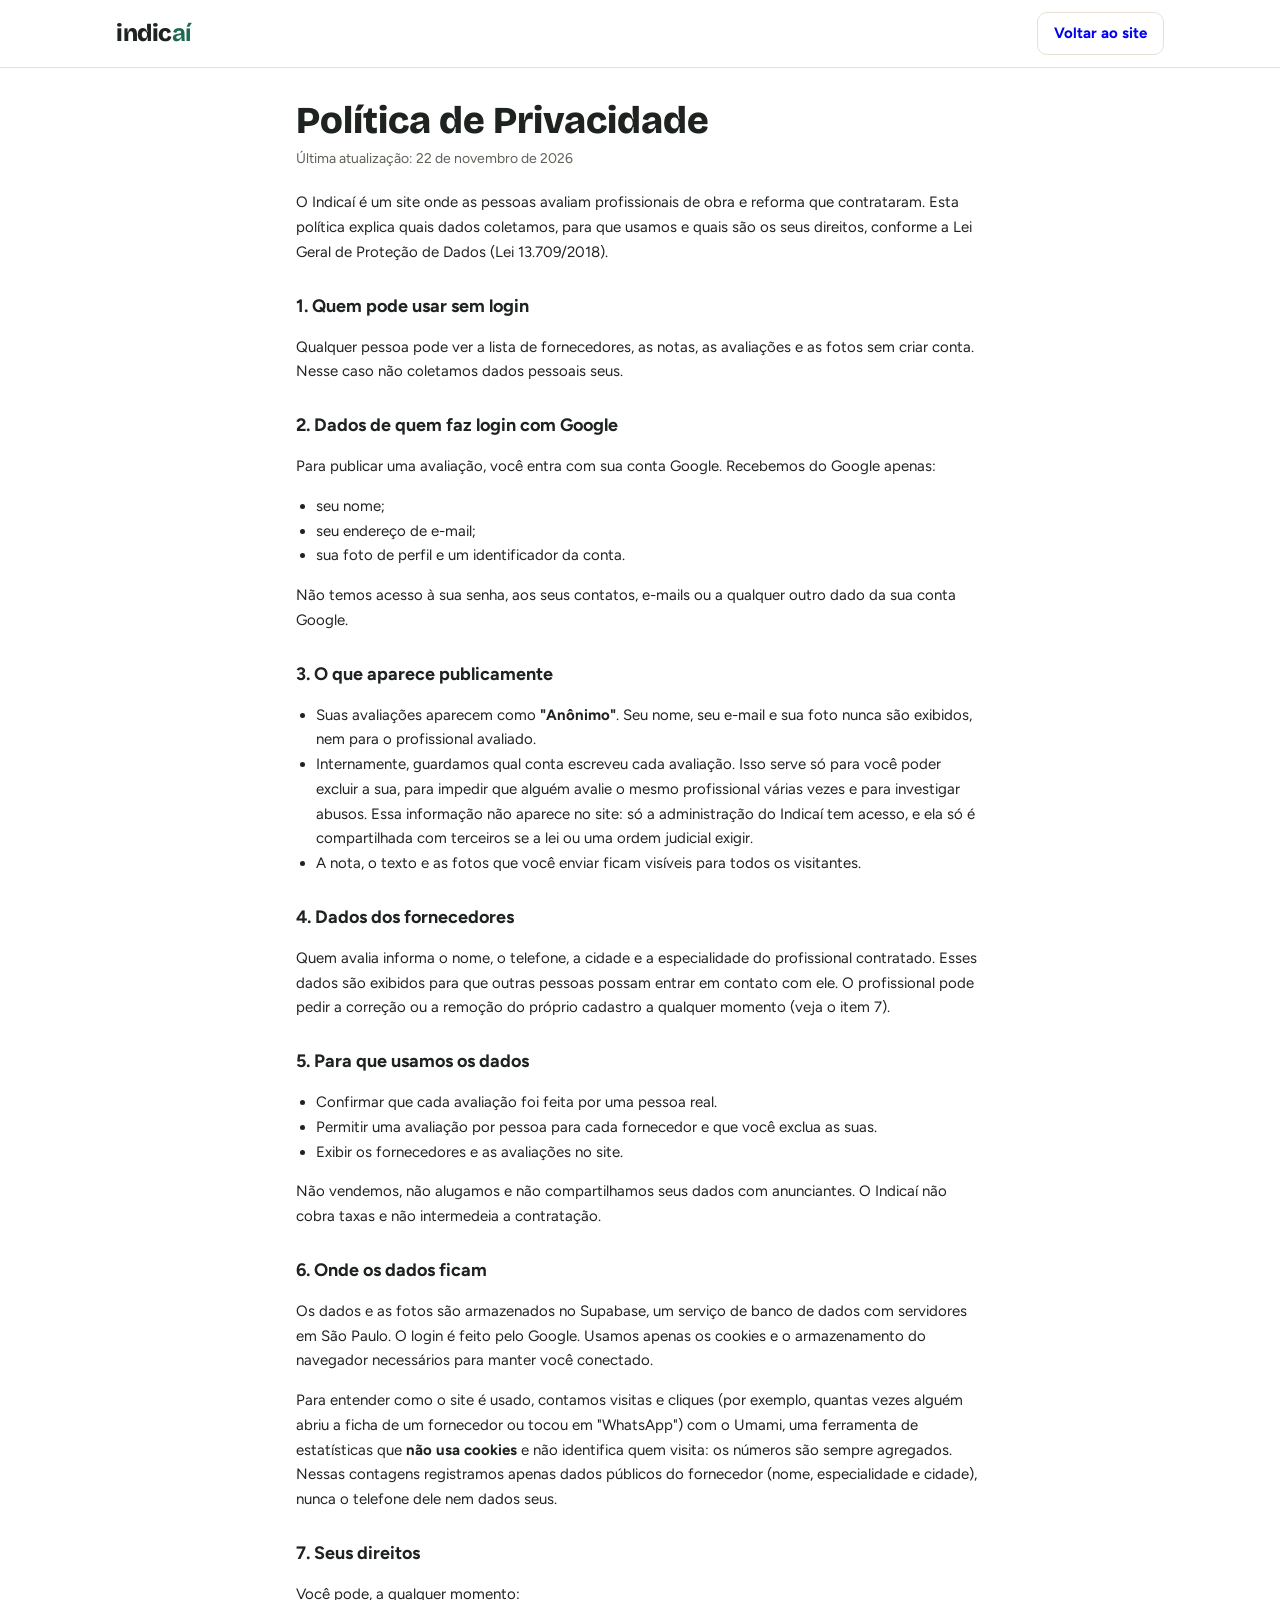
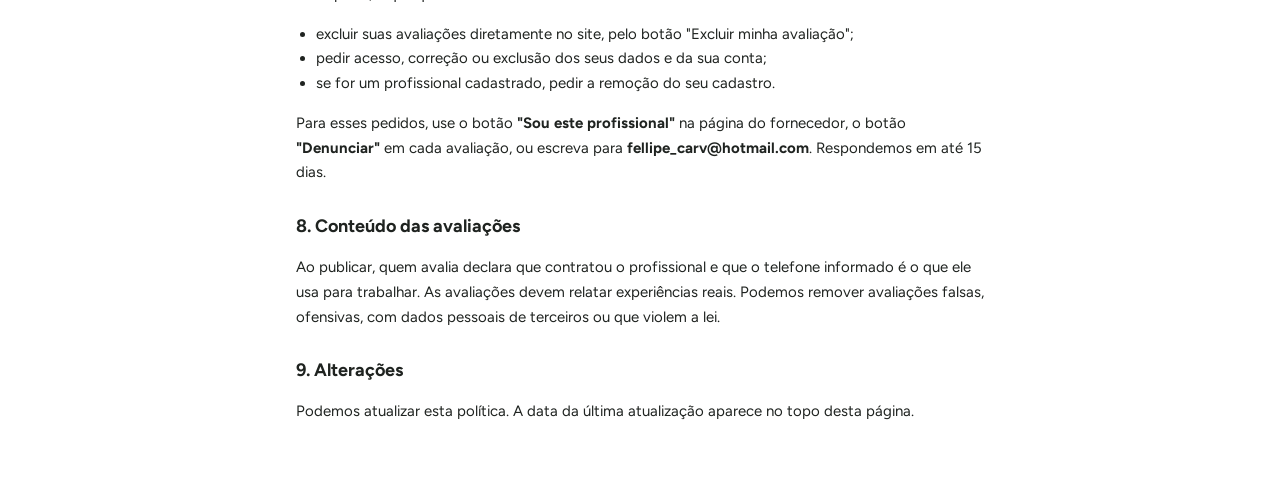
<file: privacidade.html>
<!doctype html>
<html lang="pt-BR">
<head>
<meta charset="utf-8">
<meta name="viewport" content="width=device-width, initial-scale=1, viewport-fit=cover">
<title>Política de Privacidade – Indicaí</title>
<meta name="description" content="Como o Indicaí coleta, usa e protege seus dados.">
<link rel="preconnect" href="https://fonts.googleapis.com">
<link rel="preconnect" href="https://fonts.gstatic.com" crossorigin>
<link rel="stylesheet" href="https://fonts.googleapis.com/css2?family=Bricolage+Grotesque:opsz,wght@12..96,600;12..96,800&family=Figtree:wght@400;500;600;700&display=swap">
<link rel="stylesheet" href="style.css?v=18">
<style>
  .doc { max-width: 720px; padding-block: 32px 60px; }
  .doc h1 { font-family: var(--display); font-weight: 800; font-size: clamp(28px, 4vw, 38px); line-height: 1.1; margin: 0 0 6px; }
  .doc h2 { font-size: 18px; margin: 28px 0 6px; }
  .doc p, .doc li { color: var(--ink); line-height: 1.65; }
  .doc ul { padding-left: 20px; }
  .doc .upd { color: var(--muted); font-size: 14px; margin: 0 0 20px; }
</style>
</head>
<body>
<header class="top">
  <div class="wrap">
    <a class="logo" href="./">indic<b>aí</b></a>
    <a class="btn" href="./">Voltar ao site</a>
  </div>
</header>

<main class="wrap doc">
  <h1>Política de Privacidade</h1>
  <p class="upd">Última atualização: 22 de novembro de 2026</p>

  <p>O Indicaí é um site onde as pessoas avaliam profissionais de obra e reforma que contrataram. Esta política explica quais dados coletamos, para que usamos e quais são os seus direitos, conforme a Lei Geral de Proteção de Dados (Lei 13.709/2018).</p>

  <h2>1. Quem pode usar sem login</h2>
  <p>Qualquer pessoa pode ver a lista de fornecedores, as notas, as avaliações e as fotos sem criar conta. Nesse caso não coletamos dados pessoais seus.</p>

  <h2>2. Dados de quem faz login com Google</h2>
  <p>Para publicar uma avaliação, você entra com sua conta Google. Recebemos do Google apenas:</p>
  <ul>
    <li>seu nome;</li>
    <li>seu endereço de e-mail;</li>
    <li>sua foto de perfil e um identificador da conta.</li>
  </ul>
  <p>Não temos acesso à sua senha, aos seus contatos, e-mails ou a qualquer outro dado da sua conta Google.</p>

  <h2>3. O que aparece publicamente</h2>
  <ul>
    <li>Suas avaliações aparecem como <strong>"Anônimo"</strong>. Seu nome, seu e-mail e sua foto nunca são exibidos, nem para o profissional avaliado.</li>
    <li>Internamente, guardamos qual conta escreveu cada avaliação. Isso serve só para você poder excluir a sua, para impedir que alguém avalie o mesmo profissional várias vezes e para investigar abusos. Essa informação não aparece no site: só a administração do Indicaí tem acesso, e ela só é compartilhada com terceiros se a lei ou uma ordem judicial exigir.</li>
    <li>A nota, o texto e as fotos que você enviar ficam visíveis para todos os visitantes.</li>
  </ul>

  <h2>4. Dados dos fornecedores</h2>
  <p>Quem avalia informa o nome, o telefone, a cidade e a especialidade do profissional contratado. Esses dados são exibidos para que outras pessoas possam entrar em contato com ele. O profissional pode pedir a correção ou a remoção do próprio cadastro a qualquer momento (veja o item 7).</p>

  <h2>5. Para que usamos os dados</h2>
  <ul>
    <li>Confirmar que cada avaliação foi feita por uma pessoa real.</li>
    <li>Permitir uma avaliação por pessoa para cada fornecedor e que você exclua as suas.</li>
    <li>Exibir os fornecedores e as avaliações no site.</li>
  </ul>
  <p>Não vendemos, não alugamos e não compartilhamos seus dados com anunciantes. O Indicaí não cobra taxas e não intermedeia a contratação.</p>

  <h2>6. Onde os dados ficam</h2>
  <p>Os dados e as fotos são armazenados no Supabase, um serviço de banco de dados com servidores em São Paulo. O login é feito pelo Google. Usamos apenas os cookies e o armazenamento do navegador necessários para manter você conectado.</p>
  <p>Para entender como o site é usado, contamos visitas e cliques (por exemplo, quantas vezes alguém abriu a ficha de um fornecedor ou tocou em "WhatsApp") com o Umami, uma ferramenta de estatísticas que <strong>não usa cookies</strong> e não identifica quem visita: os números são sempre agregados. Nessas contagens registramos apenas dados públicos do fornecedor (nome, especialidade e cidade), nunca o telefone dele nem dados seus.</p>

  <h2>7. Seus direitos</h2>
  <p>Você pode, a qualquer momento:</p>
  <ul>
    <li>excluir suas avaliações diretamente no site, pelo botão "Excluir minha avaliação";</li>
    <li>pedir acesso, correção ou exclusão dos seus dados e da sua conta;</li>
    <li>se for um profissional cadastrado, pedir a remoção do seu cadastro.</li>
  </ul>
  <p>Para esses pedidos, use o botão <strong>"Sou este profissional"</strong> na página do fornecedor, o botão <strong>"Denunciar"</strong> em cada avaliação, ou escreva para <strong>fellipe_carv@hotmail.com</strong>. Respondemos em até 15 dias.</p>

  <h2>8. Conteúdo das avaliações</h2>
  <p>Ao publicar, quem avalia declara que contratou o profissional e que o telefone informado é o que ele usa para trabalhar. As avaliações devem relatar experiências reais. Podemos remover avaliações falsas, ofensivas, com dados pessoais de terceiros ou que violem a lei.</p>

  <h2>9. Alterações</h2>
  <p>Podemos atualizar esta política. A data da última atualização aparece no topo desta página.</p>
</main>
</body>
</html>
</file>
<file: style.css>
/* Paleta "verde + tijolo": verde da marca, fundos cor de cal, terracota só nas ações principais.
   Layout: busca em destaque (estilo marketplace) + lista; o fornecedor abre num painel lateral no estilo de ficha de lugar de mapa */
:root {
  /* Rams: quatro tamanhos de texto (destaque, título, texto, legenda) */
  --fs-display: clamp(30px, 5vw, 54px);
  --fs-title: 24px;
  --fs-body: 15px;
  --fs-small: 13px;
  /* Ive: um só arredondamento para cartões, campos e botões; formas redondas para etiquetas e ícones */
  --r: 10px;
  --r-pill: 999px;
  --brand-dark: #154f3d;
  /* ação principal (botões cheios); hoje igual à marca, mas separável */
  --action: #b84a24;          /* tijolo: só nas ações principais */
  --action-dark: #963a1a;
  --action-ink: #ffffff;
  /* topo sobre a foto: destaque do título, selo dos diferenciais e véu escuro (r, g, b) */
  --hero-accent: #b6e3a8;
  --hero-accent-ink: #10291c;
  --veil: 20, 22, 17;
  --bg: #ffffff;
  --soft: #f6f3ee;
  --surface: #ffffff;
  --ink: #1f2320;
  --muted: #625f57;
  --line: #e6e0d6;
  --brand: #1d6a52;
  --brand-ink: #ffffff;
  --brand-soft: #e7efe7;
  --star: #f2a20c;
  --star-off: #ddd6ca;
  --danger: #b3261e;
  --scrim: rgba(20, 22, 17, .45);
  --display: "Bricolage Grotesque", "Segoe UI", system-ui, sans-serif;
  --body: "Figtree", "Segoe UI", system-ui, -apple-system, sans-serif;
}
/* Visual claro fixo: o site é sempre branco, também para quem usa o modo escuro */
:root { color-scheme: light; }

* { box-sizing: border-box; }
body { background: var(--bg); color: var(--ink); font-family: var(--body); font-size: var(--fs-body); line-height: 1.5; }
.wrap { max-width: 1080px; margin: 0 auto; padding-left: max(16px, env(safe-area-inset-left, 0px)); padding-right: max(16px, env(safe-area-inset-right, 0px)); }
button, input, select, textarea { font: inherit; color: inherit; }
button { cursor: pointer; }
:focus-visible { outline: 2px solid var(--brand); outline-offset: 2px; }
svg.i { width: 20px; height: 20px; fill: none; stroke: currentColor; stroke-width: 2; stroke-linecap: round; stroke-linejoin: round; flex: none; }

/* topo */
header.top { border-bottom: 1px solid var(--line); background: var(--surface); }
header.top .wrap { display: flex; align-items: center; justify-content: space-between; gap: 12px; padding-block: 12px; }
.logo { font-family: var(--display); font-weight: 800; font-size: var(--fs-title); letter-spacing: -0.02em; text-decoration: none; color: var(--ink); }
.logo b { color: var(--brand); }
.btn { display: inline-flex; align-items: center; gap: 6px; border: 1px solid var(--line); background: var(--surface); padding: 9px 16px; border-radius: var(--r); font-weight: 700; text-decoration: none; }
.btn.primary { background: var(--action); color: var(--action-ink); border-color: var(--action); }
.btn:disabled { opacity: .55; cursor: default; }

/* busca */
/* topo: foto de obra (antes/depois) com véu escuro; título, apoio, diferenciais e busca por cima */
.hero { position: relative; isolation: isolate; overflow: hidden; background: #16231f; color: #fff; }
.hero-bg { position: absolute; inset: 0; width: 100%; height: 100%; max-width: none; object-fit: cover; object-position: 50% 55%; z-index: -2; transform: scaleX(-1); }  /* espelhada: obra sob o texto, sala pronta à direita */
.hero::before { content: ""; position: absolute; inset: 0; z-index: -1;
  background: linear-gradient(90deg, rgba(var(--veil), .86) 0%, rgba(var(--veil), .70) 40%, rgba(var(--veil), .20) 72%, rgba(var(--veil), .05) 100%); }
.hero-in { padding-block: 64px 36px; display: grid; gap: 26px; }
.hero-txt { display: grid; gap: 14px; }
.hero h1 { font-family: var(--display); font-weight: 800; font-size: var(--fs-display); line-height: 1.04; letter-spacing: -0.02em; margin: 0; max-width: 16ch; text-wrap: balance; color: #fff; }
.hero .hl1 { color: var(--hero-accent); }
.hero .lead { margin: 0; color: rgba(255, 255, 255, .88); max-width: 52ch; font-size: var(--fs-body); }
.perks { list-style: none; margin: 2px 0 0; padding: 0; display: flex; flex-wrap: wrap; gap: 8px 20px; }
.perks li { display: flex; align-items: center; gap: 8px; font-weight: 600; font-size: var(--fs-body); color: #fff; }
.perks svg { width: 20px; height: 20px; padding: 3px; border-radius: 50%; background: var(--hero-accent); color: var(--hero-accent-ink); stroke-width: 3; }
.hero .search { box-shadow: 0 14px 40px rgba(0, 0, 0, .28); border-color: transparent; color: var(--ink); }
.cats-bar { padding-block: 16px 0; }
.btn .sm { display: none; }
@media (max-width: 720px) {
  .hero::before { background: linear-gradient(180deg, rgba(var(--veil), .62) 0%, rgba(var(--veil), .82) 55%, rgba(var(--veil), .9) 100%); }
  .hero-in { padding-block: 26px 20px; gap: 18px; }
  .perks { gap: 6px 14px; }
  .perks li { font-size: var(--fs-small); }
  .btn .lg { display: none; } .btn .sm { display: inline; }
}
.search { display: grid; grid-template-columns: 1fr 1fr auto; max-width: 860px; background: var(--surface); border: 1px solid var(--line); border-radius: var(--r); box-shadow: 0 6px 24px rgba(15, 40, 33, .08); overflow: hidden; }
.sf { display: grid; padding: 8px 14px; border-right: 1px solid var(--line); min-width: 0; }
.sf label { font-size: var(--fs-small); font-weight: 700; color: var(--muted); }
.sf select, .sf input { border: 0; background: transparent; padding: 2px 0; outline-offset: 4px; min-width: 0; width: 100%; }
.search .go { border: 0; background: var(--action); color: var(--action-ink); padding: 0 22px; font-weight: 700; display: flex; align-items: center; gap: 6px; }
@media (max-width: 720px) {
  .search { grid-template-columns: 1fr 1fr; }
  .sf:nth-child(2) { border-right: 0; }
  .search .go { grid-column: 1 / -1; padding: 12px; justify-content: center; }
}
.cats { display: flex; gap: 8px; overflow-x: auto; padding-bottom: 4px; scrollbar-width: thin; }
.cat { flex: none; border: 1px solid var(--line); background: var(--surface); border-radius: var(--r-pill); padding: 7px 14px; font-weight: 600; font-size: var(--fs-body); display: flex; gap: 6px; align-items: center; }
.cat span { color: var(--muted); font-weight: 500; font-variant-numeric: tabular-nums; }
.cat[aria-pressed="true"] { background: var(--ink); color: var(--bg); border-color: var(--ink); }
.cat[aria-pressed="true"] span { color: inherit; opacity: .7; }

/* resultados */
main { padding-block: 22px 70px; }
.res-head { display: flex; justify-content: space-between; align-items: center; gap: 12px; flex-wrap: wrap; margin-bottom: 8px; }
.res-head h2 { font-size: var(--fs-title); margin: 0; }
.res-head h2 span { color: var(--muted); font-weight: 500; }
.res-head select { border: 1px solid var(--line); border-radius: var(--r); padding: 7px 10px; background: var(--surface); }
.list { border: 1px solid var(--line); border-radius: var(--r); overflow: hidden; }
.lrow { display: grid; grid-template-columns: minmax(0, 2fr) minmax(0, 1.6fr) minmax(0, 1.3fr) 96px 140px 18px; gap: 14px; align-items: center; padding: 11px 16px; border-bottom: 1px solid var(--line); }
.lrow:last-child { border-bottom: 0; }
.lhead { background: var(--soft); padding-block: 6px; }
.lhead button { border: 0; background: none; padding: 4px 0; font-size: var(--fs-small); font-weight: 700; text-transform: uppercase; letter-spacing: .05em; color: var(--muted); text-align: left; }
.lhead button[aria-sort="ascending"], .lhead button[aria-sort="descending"] { color: var(--ink); }
.lhead .num, .lrow .c-a { text-align: right; }
.item { width: 100%; text-align: left; background: var(--surface); border: 0; border-bottom: 1px solid var(--line); cursor: pointer; }
.lhead .th { font-size: var(--fs-small); font-weight: 700; text-transform: uppercase; letter-spacing: .05em; color: var(--muted); padding: 4px 0; }
.reveal { border: 0; background: none; padding: 4px 0; color: var(--brand); font-weight: 600; font-size: var(--fs-body); display: inline-flex; align-items: center; gap: 6px; cursor: pointer; }
.reveal svg.i { width: 16px; height: 16px; }

.item:hover { background: var(--soft); }
.item.sel { background: var(--brand-soft); }
.c-n { font-weight: 700; min-width: 0; overflow-wrap: anywhere; }
.c-t, .c-a { font-variant-numeric: tabular-nums; color: var(--muted); }
.c-e { color: var(--muted); min-width: 0; overflow: hidden; text-overflow: ellipsis; white-space: nowrap; }
.c-r { display: flex; align-items: center; gap: 6px; font-variant-numeric: tabular-nums; }
.c-r b { min-width: 2.2em; }
.lbl { display: none; }
@media (min-width: 681px) { #sortSel { display: none; } }
@media (max-width: 680px) {
  .lhead { display: none; }
  .item { grid-template-columns: minmax(0, 1fr) auto 16px; grid-template-areas: "n r go" "e a go" "t t go"; row-gap: 2px; column-gap: 10px; }
  .c-go { grid-area: go; }
  .c-n { grid-area: n; } .c-r { grid-area: r; justify-self: end; } .c-e { grid-area: e; font-size: var(--fs-body); }
  .c-a { grid-area: a; font-size: var(--fs-small); } .c-t { grid-area: t; font-size: var(--fs-body); }
  .lbl { display: inline; }
}
.rline { display: flex; align-items: center; gap: 6px; flex-wrap: wrap; font-size: var(--fs-body); margin: 3px 0; }
.rline b { font-variant-numeric: tabular-nums; }
.rline .cnt { color: var(--muted); font-variant-numeric: tabular-nums; }
.stars { position: relative; display: inline-block; font-size: var(--fs-body); letter-spacing: 1px; line-height: 1; color: var(--star-off); white-space: nowrap; }
.stars::before { content: "★★★★★"; }
.stars i { position: absolute; inset: 0 auto 0 0; overflow: hidden; color: var(--star); font-style: normal; }
.stars i::before { content: "★★★★★"; }
.tag { font-size: var(--fs-small); font-weight: 700; text-transform: uppercase; letter-spacing: .06em; padding: 2px 7px; border-radius: var(--r); background: var(--soft); color: var(--muted); border: 1px solid var(--line); }
.empty { padding: 44px 16px; text-align: center; color: var(--muted); display: grid; gap: 10px; justify-items: center; }
.empty strong { color: var(--ink); font-size: var(--fs-body); }

/* painel do fornecedor */
.scrim { position: fixed; inset: 0; background: var(--scrim); z-index: 30; }
.panel { position: fixed; top: 0; right: 0; bottom: 0; width: min(440px, 100vw); background: var(--surface); z-index: 31; overflow-y: auto; box-shadow: -10px 0 40px rgba(0,0,0,.18); padding-bottom: env(safe-area-inset-bottom, 0px); }
@media (prefers-reduced-motion: no-preference) { .panel { animation: slide .22s ease-out; } @keyframes slide { from { transform: translateX(24px); opacity: .6; } } }
.cover { position: relative; height: 230px; background: var(--soft); display: grid; grid-template-columns: 2fr 1fr; gap: 2px; }
.cover > button { border: 0; padding: 0; overflow: hidden; background: var(--soft); }
.cover img { width: 100%; height: 100%; object-fit: cover; display: block; }
.cover .solo { grid-column: 1 / -1; }
.cover .side { display: grid; grid-template-rows: 1fr 1fr; gap: 2px; }
.x { position: absolute; top: calc(12px + env(safe-area-inset-top, 0px)); left: 12px; width: 38px; height: 38px; border-radius: 50%; border: 0; background: var(--surface); color: var(--ink); display: grid; place-items: center; box-shadow: 0 2px 8px rgba(0,0,0,.25); }
.p-head { padding: 18px 22px 6px; }
.p-head h2 { font-family: var(--display); font-weight: 800; font-size: var(--fs-title); line-height: 1.1; margin: 0 0 4px; overflow-wrap: anywhere; }
.p-head .meta { color: var(--muted); font-size: var(--fs-body); }
.acts { display: flex; justify-content: space-around; padding: 14px 12px; border-bottom: 1px solid var(--line); }
.act { display: grid; justify-items: center; gap: 6px; border: 0; background: none; font-size: var(--fs-small); font-weight: 600; color: var(--brand); text-decoration: none; min-width: 72px; }
.act .ic { width: 42px; height: 42px; border-radius: 50%; border: 1px solid var(--line); display: grid; place-items: center; }
.act.main .ic { background: var(--action); color: var(--action-ink); border-color: var(--action); }
.tabs { display: flex; border-bottom: 1px solid var(--line); position: sticky; top: 0; background: var(--surface); z-index: 2; }
.tabs button { flex: 1; border: 0; background: none; padding: 12px 6px; font-weight: 700; color: var(--muted); border-bottom: 3px solid transparent; }
.tabs button[aria-selected="true"] { color: var(--brand); border-bottom-color: var(--brand); }
.pane { padding: 6px 22px 24px; }
.info { list-style: none; margin: 0; padding: 0; }
.info li { display: flex; gap: 16px; align-items: center; padding: 13px 0; border-bottom: 1px solid var(--line); min-width: 0; }
.info li > svg { color: var(--brand); }
.info li div { min-width: 0; overflow-wrap: anywhere; }
.info small { display: block; color: var(--muted); font-size: var(--fs-small); }
.tel { font-variant-numeric: tabular-nums; }
.summary { display: grid; grid-template-columns: minmax(0, 1fr) auto; gap: 18px; align-items: center; padding: 16px 0; }
.dist { display: grid; gap: 5px; font-size: var(--fs-small); color: var(--muted); }
.dist div { display: grid; grid-template-columns: 10px 1fr; align-items: center; gap: 8px; }
.bar { height: 9px; border-radius: var(--r-pill); background: var(--star-off); overflow: hidden; }
.bar span { display: block; height: 100%; background: var(--star); }
.avg { text-align: center; }
.avg .n { font-family: var(--display); font-size: var(--fs-display); font-weight: 800; line-height: 1; font-variant-numeric: tabular-nums; }
.avg .cnt { font-size: var(--fs-small); color: var(--muted); }
.ask { display: grid; justify-items: center; gap: 6px; padding: 16px 0; border-top: 1px solid var(--line); border-bottom: 1px solid var(--line); }
.ask strong { font-size: var(--fs-body); }
.ask .row { display: flex; gap: 4px; }
.ask .row button { border: 0; background: none; font-size: 32px; line-height: 1; color: var(--star-off); padding: 0 3px; }
.ask .row button:hover, .ask .row button:hover ~ button { color: var(--star-off); }
.ask .row:hover button { color: var(--star); }
.ask .row button:hover ~ button { color: var(--star-off); }
.sorts { display: flex; gap: 6px; flex-wrap: wrap; padding: 14px 0 4px; }
.sorts button { border: 1px solid var(--line); background: var(--surface); border-radius: var(--r-pill); padding: 5px 12px; font-size: var(--fs-small); font-weight: 600; }
.sorts button[aria-pressed="true"] { background: var(--brand-soft); border-color: var(--brand); color: var(--brand); }
.rev { padding: 16px 0; border-bottom: 1px solid var(--line); }
.who { display: flex; gap: 12px; align-items: center; }
.avatar { width: 38px; height: 38px; border-radius: 50%; display: grid; place-items: center; font-weight: 700; color: #fff; flex: none; }
.who b { display: block; }
.avatar.anon { background: var(--soft); color: var(--muted); border: 1px solid var(--line); }
.avatar.anon svg.i { width: 20px; height: 20px; }
.who small { color: var(--muted); font-size: var(--fs-small); }
.rev .rline { margin: 10px 0 6px; }
.rev .rline > span:not(.stars) { color: var(--muted); font-size: var(--fs-small); }
.rev p { margin: 0; overflow-wrap: anywhere; white-space: pre-wrap; }
.strip { display: flex; gap: 6px; overflow-x: auto; margin-top: 10px; }
.strip button, .grid button { border: 0; padding: 0; border-radius: var(--r); overflow: hidden; background: var(--soft); flex: none; }
.strip button { width: 120px; height: 120px; }
.strip img, .grid img { width: 100%; height: 100%; object-fit: cover; display: block; }
.grid { display: grid; grid-template-columns: repeat(3, minmax(0, 1fr)); gap: 4px; padding-top: 14px; }
.grid button { aspect-ratio: 1; max-width: 100%; }
.del { border: 0; background: none; color: var(--danger); font-size: var(--fs-small); padding: 8px 0 0; }
.note { color: var(--muted); font-size: var(--fs-body); }

/* formulário */
dialog { border: 0; border-radius: var(--r); padding: 0; width: min(560px, calc(100vw - 24px)); background: var(--surface); color: var(--ink); max-height: calc(100vh - 24px); }
dialog::backdrop { background: var(--scrim); }
.dlg { padding: 22px; display: grid; gap: 14px; }
.dlg h2 { margin: 0; font-family: var(--display); font-size: var(--fs-title); }
.field { display: grid; gap: 4px; min-width: 0; }
.field label { font-size: var(--fs-small); font-weight: 600; color: var(--muted); }
.field input, .field select, .field textarea { width: 100%; padding: 9px 11px; border: 1px solid var(--line); border-radius: var(--r); background: var(--surface); }
.two { display: grid; grid-template-columns: 1fr 1fr; gap: 12px; }
@media (max-width: 480px) { .two { grid-template-columns: 1fr; } }
.pick { display: flex; gap: 2px; }
.pick button { border: 0; background: none; font-size: 34px; line-height: 1; color: var(--star-off); padding: 0 2px; }
.pick button.on { color: var(--star); }
.pick-txt { font-size: var(--fs-small); color: var(--muted); min-height: 1.5em; }
.previews { display: flex; gap: 6px; flex-wrap: wrap; }
.previews img { width: 64px; height: 64px; object-fit: cover; border-radius: var(--r); }
.err { color: var(--danger); font-size: var(--fs-small); min-height: 1.2em; }
.actions { display: flex; justify-content: flex-end; gap: 8px; }
.hint { font-size: var(--fs-small); color: var(--muted); margin: -6px 0 0; }
#lightbox { width: auto; max-width: calc(100vw - 24px); background: #000; }
#lightbox img { display: block; max-width: calc(100vw - 24px); max-height: calc(100vh - 80px); }
#lightbox button { position: absolute; top: 8px; right: 8px; }
.toast { position: fixed; left: 50%; transform: translateX(-50%); bottom: calc(20px + env(safe-area-inset-bottom, 0px)); background: var(--ink); color: var(--bg); padding: 10px 18px; border-radius: var(--r-pill); font-weight: 600; z-index: 50; }

/* site público: cabeçalho com login, rodapé */
html { padding-top: env(safe-area-inset-top, 0px); padding-bottom: env(safe-area-inset-bottom, 0px); }
body { margin: 0; }
img { max-width: 100%; }
[hidden] { display: none !important; }
.hdr-actions { display: flex; align-items: center; gap: 10px; }
#authBox { display: flex; align-items: center; gap: 8px; }
#authBox .me { font-weight: 600; color: var(--muted); font-size: var(--fs-body); }
.btn.ghost { border-color: transparent; background: none; padding-inline: 10px; }
@media (max-width: 520px) { #authBox .me { display: none; } header.top .btn.primary { padding-inline: 12px; } }
#loginDlg { width: min(420px, calc(100vw - 24px)); }
.foot { border-top: 1px solid var(--line); background: var(--soft); }
.foot .wrap { padding-block: 28px 36px; display: grid; gap: 8px; }
.foot p { margin: 0; color: var(--muted); font-size: var(--fs-body); max-width: 70ch; }
.inapp { display: grid; gap: 8px; padding: 14px; border-radius: var(--r); background: #fff6e5; border: 1px solid #f3d9a4; color: var(--ink); font-size: var(--fs-body); }
.inapp .btn { justify-self: start; }
.rev-acts { display: flex; gap: 16px; align-items: center; margin-top: 8px; }
.rev-acts .del { padding: 0; }
.report { border: 0; background: none; padding: 0; color: var(--muted); font-size: var(--fs-small); text-decoration: underline; text-underline-offset: 2px; }
.owner { margin: 0 22px 28px; padding: 16px; border: 1px dashed var(--line); border-radius: var(--r); display: grid; gap: 6px; font-size: var(--fs-body); }
.owner span { color: var(--muted); }
.owner .btn { justify-self: start; margin-top: 4px; }
.decl { display: flex; gap: 10px; align-items: flex-start; font-size: var(--fs-small); color: var(--ink); cursor: pointer; }
.decl input { margin-top: 3px; width: 18px; height: 18px; accent-color: var(--brand); flex: none; }
#pedidoDlg { width: min(480px, calc(100vw - 24px)); }
/* sugestões de cidade */
.ac { position: fixed; z-index: 60; margin: 0; padding: 4px; list-style: none; background: var(--surface); border: 1px solid var(--line); border-radius: var(--r); box-shadow: 0 10px 30px rgba(15, 40, 33, .16); max-height: 300px; overflow-y: auto; }
.ac li { padding: 9px 12px; border-radius: calc(var(--r) - 4px); cursor: pointer; display: flex; justify-content: space-between; gap: 12px; align-items: baseline; color: var(--ink); }
.ac li small { color: var(--muted); font-size: var(--fs-small); white-space: nowrap; }
.ac li:hover, .ac li[aria-selected="true"] { background: var(--brand-soft); }

/* especialidades: várias por avaliação */
.flabel { font-size: var(--fs-small); font-weight: 600; color: var(--muted); }
.flabel small { font-weight: 500; }
.esp-pick { display: flex; flex-wrap: wrap; gap: 6px; max-height: 168px; overflow-y: auto; padding: 2px; }
.esp-chip { border: 1px solid var(--line); background: var(--surface); border-radius: var(--r-pill); padding: 6px 12px; font-size: var(--fs-small); font-weight: 600; color: var(--ink); }
.esp-chip[aria-pressed="true"] { background: var(--brand); border-color: var(--brand); color: var(--brand-ink); }
.outra-row { display: flex; gap: 8px; margin-top: 4px; }
.outra-row input { flex: 1; min-width: 0; padding: 8px 11px; border: 1px solid var(--line); border-radius: var(--r); background: var(--surface); }
.foot a:not(.logo) { color: var(--brand); font-weight: 600; }

/* faixa de chamada no fim da lista */
.cta-band { margin-top: 28px; padding: 20px 22px; border-radius: var(--r); background: var(--brand-soft); display: flex; align-items: center; justify-content: space-between; gap: 16px; flex-wrap: wrap; }
.cta-band div { display: grid; gap: 2px; min-width: 0; }
.cta-band strong { font-size: var(--fs-body); }
.cta-band span { color: var(--muted); font-size: var(--fs-body); }

/* capa da ficha sem foto: faixa baixa com a textura da especialidade */
.cover.band { height: 104px; display: block; background-color: var(--brand); background-repeat: repeat; background-position: center; }

/* lista: telefone mascarado e seta indicando que a linha abre a ficha */
.reveal .mask { color: var(--muted); font-variant-numeric: tabular-nums; letter-spacing: .02em; }
.reveal b { color: var(--brand); font-weight: 700; }
.c-go { color: var(--line); display: flex; justify-content: flex-end; transition: transform .15s ease, color .15s ease; }
.c-go svg.i { width: 18px; height: 18px; }
.item:hover .c-go, .item:focus-visible .c-go { color: var(--brand); transform: translateX(3px); }
.item:active { background: var(--brand-soft); }

/* reação ao toque e ao mouse */
.btn, .cat, .esp-chip, .sorts button, .search .go, .act .ic, .x, .reveal, .tabs button, .strip img, .grid img { transition: background-color .15s ease, border-color .15s ease, color .15s ease, transform .12s ease, box-shadow .15s ease; }
.btn:hover { border-color: var(--muted); }
.btn.primary:hover, .search .go:hover { background: var(--action-dark); border-color: var(--action-dark); }
.btn:active, .cat:active, .esp-chip:active, .sorts button:active, .search .go:active, .act:active .ic, .x:active { transform: scale(.97); }
.cat:hover, .esp-chip:hover, .sorts button:hover { border-color: var(--brand); }
.act:hover .ic { background: var(--brand-soft); border-color: var(--brand); }
.act.main:hover .ic { background: var(--action-dark); border-color: var(--action-dark); }
.x:hover { box-shadow: 0 4px 14px rgba(0, 0, 0, .3); }
.tabs button:hover { color: var(--ink); }
.strip button:hover img, .grid button:hover img { transform: scale(1.04); }
.reveal:hover b { text-decoration: underline; text-underline-offset: 3px; }
@media (prefers-reduced-motion: reduce) { *, *::before, *::after { transition: none !important; } }

/* rodapé: fecha com uma assinatura */
.foot .sig { font-family: var(--display); font-weight: 600; font-size: var(--fs-title); color: var(--ink); line-height: 1.2; margin: 2px 0 6px; max-width: none; text-wrap: balance; }
</file>
